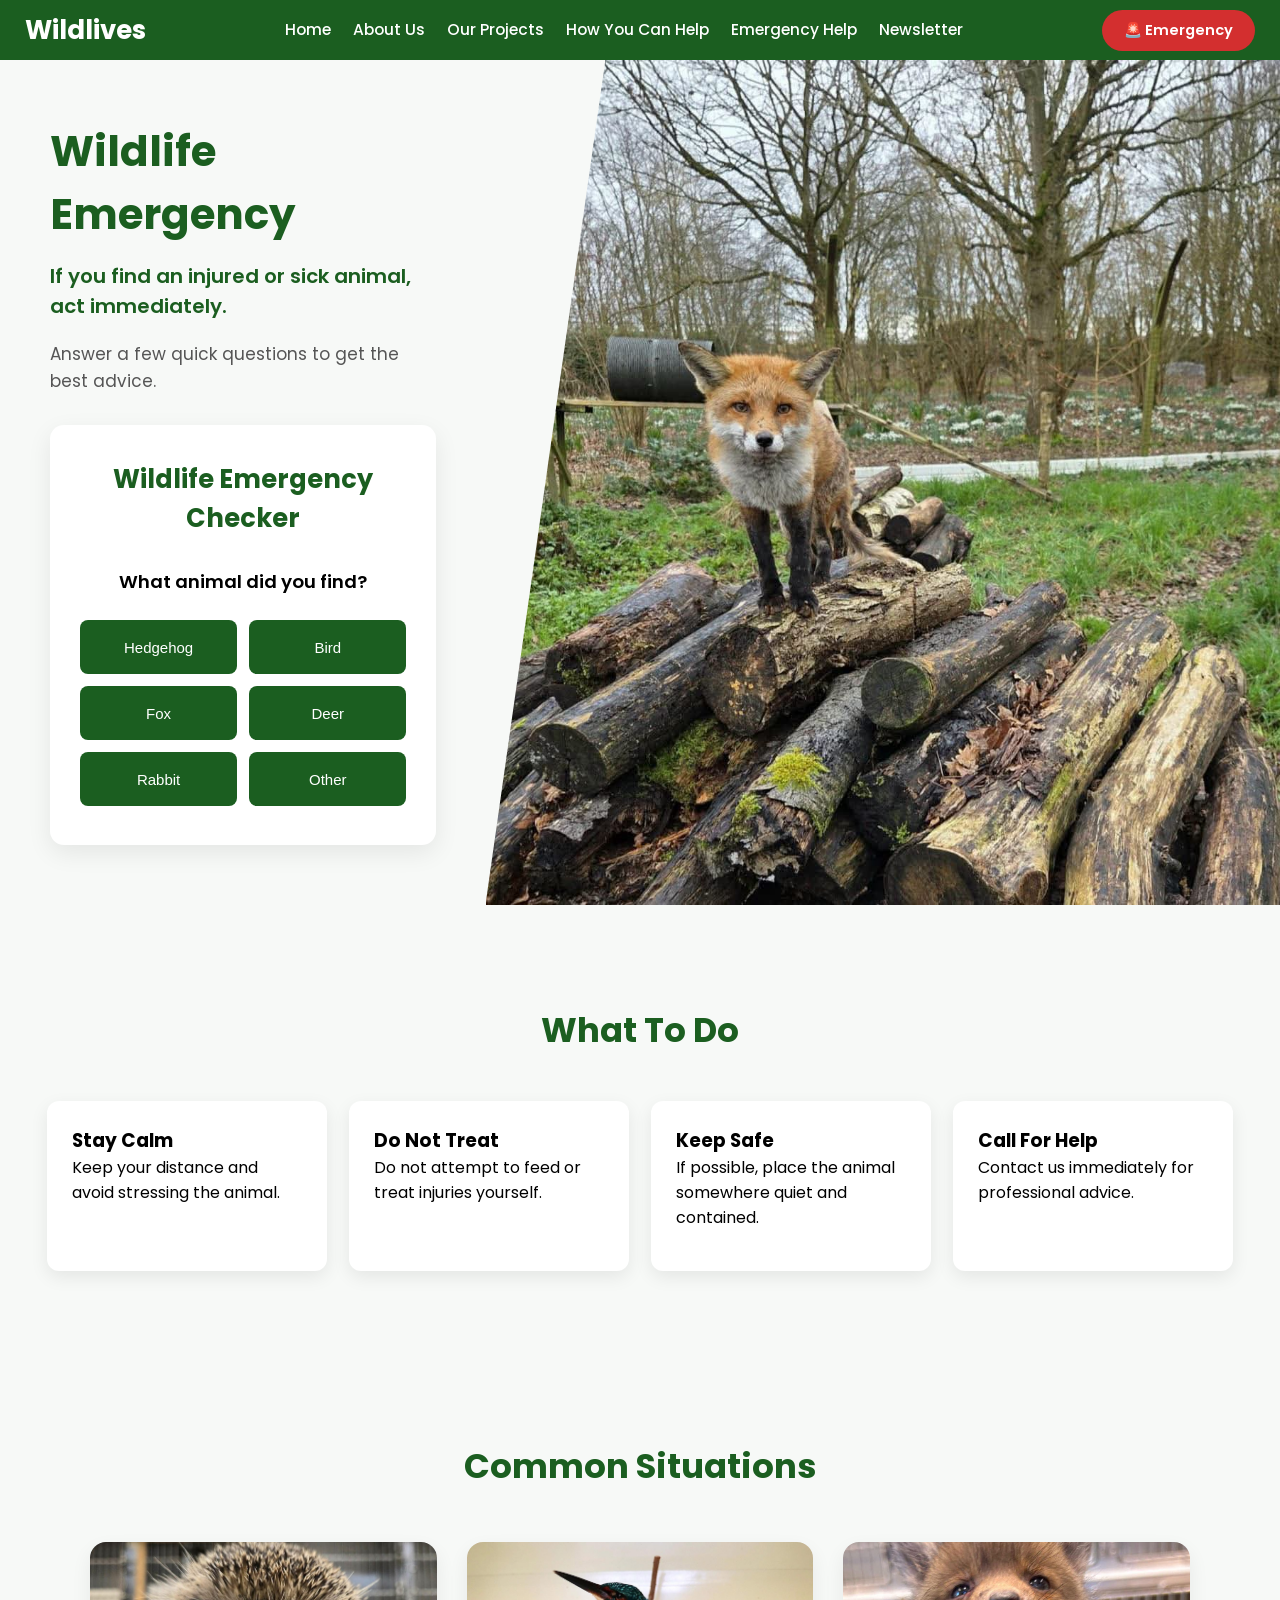
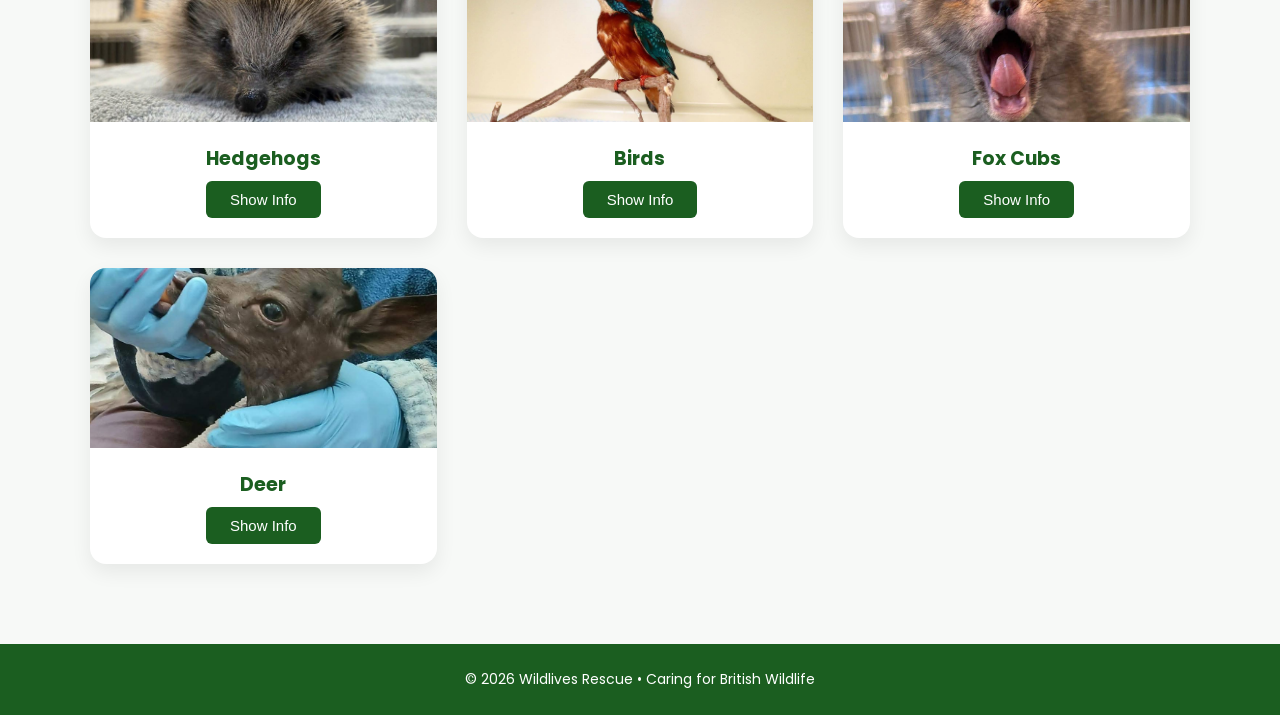
<file: Emergency/emergency.html>
<!DOCTYPE html>
<html lang="en">
<head>
    <meta charset="UTF-8">
    <meta name="viewport" content="width=device-width, initial-scale=1.0">
    <title>Emergency Wildlife Help | Wildlives Rescue</title>
    
    <link href="https://fonts.googleapis.com/css2?family=Poppins:wght@400;500;600;700&display=swap" rel="stylesheet">
    
    <!-- Main global stylesheet (without header styles) -->
    <link rel="stylesheet" href="../style.css">
    
    <!-- Dedicated header stylesheet -->
    <link rel="stylesheet" href="../header.css">
    
    <!-- Emergency page specific styles -->
    <link rel="stylesheet" href="emergency.css">
</head>
<body>

    <!-- Clean Header using header.css -->
    <header>
        <div class="header-container">
            <a href="../index.html" class="logo-text">Wildlives</a>
            
            <nav class="main-nav">
                <a href="../index.html">Home</a>
                <a href="../about/about.html">About Us</a>
                <a href="../projects.html">Our Projects</a>
                <a href="../help.html">How You Can Help</a>
                <a href="emergency.html">Emergency Help</a>
                <a href="../newsletter/newsletter.html">Newsletter</a>
            </nav>

            <a href="emergency.html" class="emergency-btn">🚨 Emergency</a>
        </div>
    </header>

    <!-- Rest of your emergency page remains the same -->
    <!-- HERO -->
    <section class="emergency-hero">
        <div class="hero-left">
            <h1>Wildlife Emergency</h1>
            <p class="sub">If you find an injured or sick animal, act immediately.</p>
            <p class="info">Answer a few quick questions to get the best advice.</p>

            <!-- QUIZ -->
            <div class="quiz-box">
                <h3>Wildlife Emergency Checker</h3>

                <div class="step active" id="step1">
                    <p>What animal did you find?</p>
                    <div class="animal-buttons">
                        <button onclick="selectAnimal('hedgehog')">Hedgehog</button>
                        <button onclick="selectAnimal('bird')">Bird</button>
                        <button onclick="selectAnimal('fox')">Fox</button>
                        <button onclick="selectAnimal('deer')">Deer</button>
                        <button onclick="selectAnimal('rabbit')">Rabbit</button>
                        <button onclick="selectAnimal('other')">Other</button>
                    </div>
                </div>

                <div class="step" id="step2">
                    <p>What is the animal's condition?</p>
                    <div class="animal-buttons">
                        <button onclick="setCondition('injured')">Injured or bleeding</button>
                        <button onclick="setCondition('attacked')">Attacked by cat/dog</button>
                        <button onclick="setCondition('trapped')">Trapped or tangled</button>
                        <button onclick="setCondition('flies')">Covered in flies/maggots</button>
                        <button onclick="setCondition('collapsed')">Collapsed or cold</button>
                        <button onclick="setCondition('normal')">Looks okay / active</button>
                    </div>
                </div>

                <div class="step" id="stepBaby">
                    <p>Is this a baby animal?</p>
                    <div class="animal-buttons">
                        <button onclick="setBaby(true)">Yes</button>
                        <button onclick="setBaby(false)">No</button>
                    </div>
                </div>

                <div id="result" class="result-container"></div>
            </div>
        </div>

        <div class="hero-right">
            <div class="hero-slideshow">
                <img src="../images/IMG_5915.jpg" class="active" alt="Wildlife">
                <img src="../images/IMG_5914.jpg" alt="Wildlife">
                <img src="../images/IMG_5924.jpg" alt="Wildlife">
                <img src="../images/IMG_5926.jpg" alt="Wildlife">
            </div>
        </div>
    </section>

    <!-- WHAT TO DO -->
    <section class="quick-steps">
        <h2>What To Do</h2>
        <div class="grid">
            <div class="card"><h3>Stay Calm</h3><p>Keep your distance and avoid stressing the animal.</p></div>
            <div class="card"><h3>Do Not Treat</h3><p>Do not attempt to feed or treat injuries yourself.</p></div>
            <div class="card"><h3>Keep Safe</h3><p>If possible, place the animal somewhere quiet and contained.</p></div>
            <div class="card"><h3>Call For Help</h3><p>Contact us immediately for professional advice.</p></div>
        </div>
    </section>

    <!-- COMMON SITUATIONS -->
    <section class="animal-help">
        <h2>Common Situations</h2>
        <div class="animal-grid">
            <div class="animal-card" data-animal="hedgehog">
                <img src="../images/IMG_5933.jpg" alt="Hedgehog">
                <h3>Hedgehogs</h3>
                <button onclick="showAnimalInfo('hedgehog')">Show Info</button>
            </div>
            <div class="animal-card" data-animal="birds">
                <img src="../images/IMG_5928.jpg" alt="Bird">
                <h3>Birds</h3>
                <button onclick="showAnimalInfo('birds')">Show Info</button>
            </div>
            <div class="animal-card" data-animal="fox">
                <img src="../images/baby fox (3).jpg" alt="Fox">
                <h3>Fox Cubs</h3>
                <button onclick="showAnimalInfo('fox')">Show Info</button>
            </div>
            <div class="animal-card" data-animal="deer">
                <img src="../images/baby fawn (1).jpg" alt="Deer">
                <h3>Deer</h3>
                <button onclick="showAnimalInfo('deer')">Show Info</button>
            </div>
        </div>

        <div class="animal-info" id="animalInfo">
            <div class="info-content" id="infoContent"></div>
        </div>
    </section>

    <footer>
        <p>© 2026 Wildlives Rescue • Caring for British Wildlife</p>
    </footer>

<script>
    // Your existing script remains unchanged
    let animal = "", condition = "", isBaby = null;

    function hideAllSteps() {
        document.querySelectorAll('.step').forEach(step => {
            step.style.opacity = "0";
            setTimeout(() => {
                step.classList.remove('active');
            }, 400);
        });
    }

    function selectAnimal(type) {
        animal = type;
        hideAllSteps();
        const nextStep = document.getElementById('step2');
        setTimeout(() => {
            nextStep.classList.add('active');
            nextStep.style.opacity = "1";
        }, 400);
    }

    function setCondition(type) {
        condition = type;
        hideAllSteps();

        if (["injured", "attacked", "trapped", "flies", "collapsed"].includes(type)) {
            setTimeout(showResult, 400);
        } else {
            const babyStep = document.getElementById('stepBaby');
            setTimeout(() => {
                babyStep.classList.add('active');
                babyStep.style.opacity = "1";
            }, 400);
        }
    }

    function setBaby(value) {
        isBaby = value;
        hideAllSteps();
        setTimeout(showResult, 400);
    }

    function showResult() {
        hideAllSteps();
        
        const resultDiv = document.getElementById("result");
        let html = "";

        if (["injured","attacked","trapped","flies","collapsed"].includes(condition)) {
            html = `
                <div class="result-box result-urgent">
                    <span class="icon">🚨</span>
                    <h3>Urgent - Call Now</h3>
                    <p>This animal needs professional help immediately.</p>
                    <p class="big-number">07802 767016</p>
                </div>`;
        } 
        else if (isBaby === true) {
            html = `
                <div class="result-box result-warning">
                    <span class="icon">👶</span>
                    <h3>Baby Animal</h3>
                    <p>The mother is likely nearby. Observe from a distance for 1 hour.</p>
                </div>`;
        } 
        else if (animal === "hedgehog") {
            html = `
                <div class="result-box result-warning">
                    <span class="icon">🦔</span>
                    <h3>Hedgehog Needs Help</h3>
                    <p>Hedgehogs active in daylight are usually in trouble.</p>
                </div>`;
        } 
        else if (animal === "bird") {
            html = `
                <div class="result-box result-safe">
                    <span class="icon">🐦</span>
                    <h3>Likely Normal</h3>
                    <p>This may be a fledgling learning to fly.</p>
                </div>`;
        } 
        else {
            html = `
                <div class="result-box result-safe">
                    <span class="icon">✅</span>
                    <h3>Situation Looks Normal</h3>
                    <p>Keep an eye on it for a while.</p>
                </div>`;
        }

        resultDiv.innerHTML = html;
        resultDiv.style.display = "flex";
        resultDiv.style.opacity = "0";
        
        setTimeout(() => {
            resultDiv.style.transition = "opacity 0.5s ease";
            resultDiv.style.opacity = "1";
        }, 400);
    }

    const animalData = {
        hedgehog: `<h3>Hedgehogs</h3><p>Daytime activity usually means they need help.</p>`,
        birds: `<h3>Birds</h3><p>Fledglings are often learning to fly.</p>`,
        fox: `<h3>Fox Cubs</h3><p>Mother may still be nearby.</p>`,
        deer: `<h3>Deer</h3><p>Fawns are often left alone safely.</p>`
    };

    function showAnimalInfo(type) {
        document.getElementById("infoContent").innerHTML = animalData[type] || "<p>More information coming soon.</p>";
        document.getElementById("animalInfo").style.display = "block";
    }
</script>

</body>
</html>
</file>
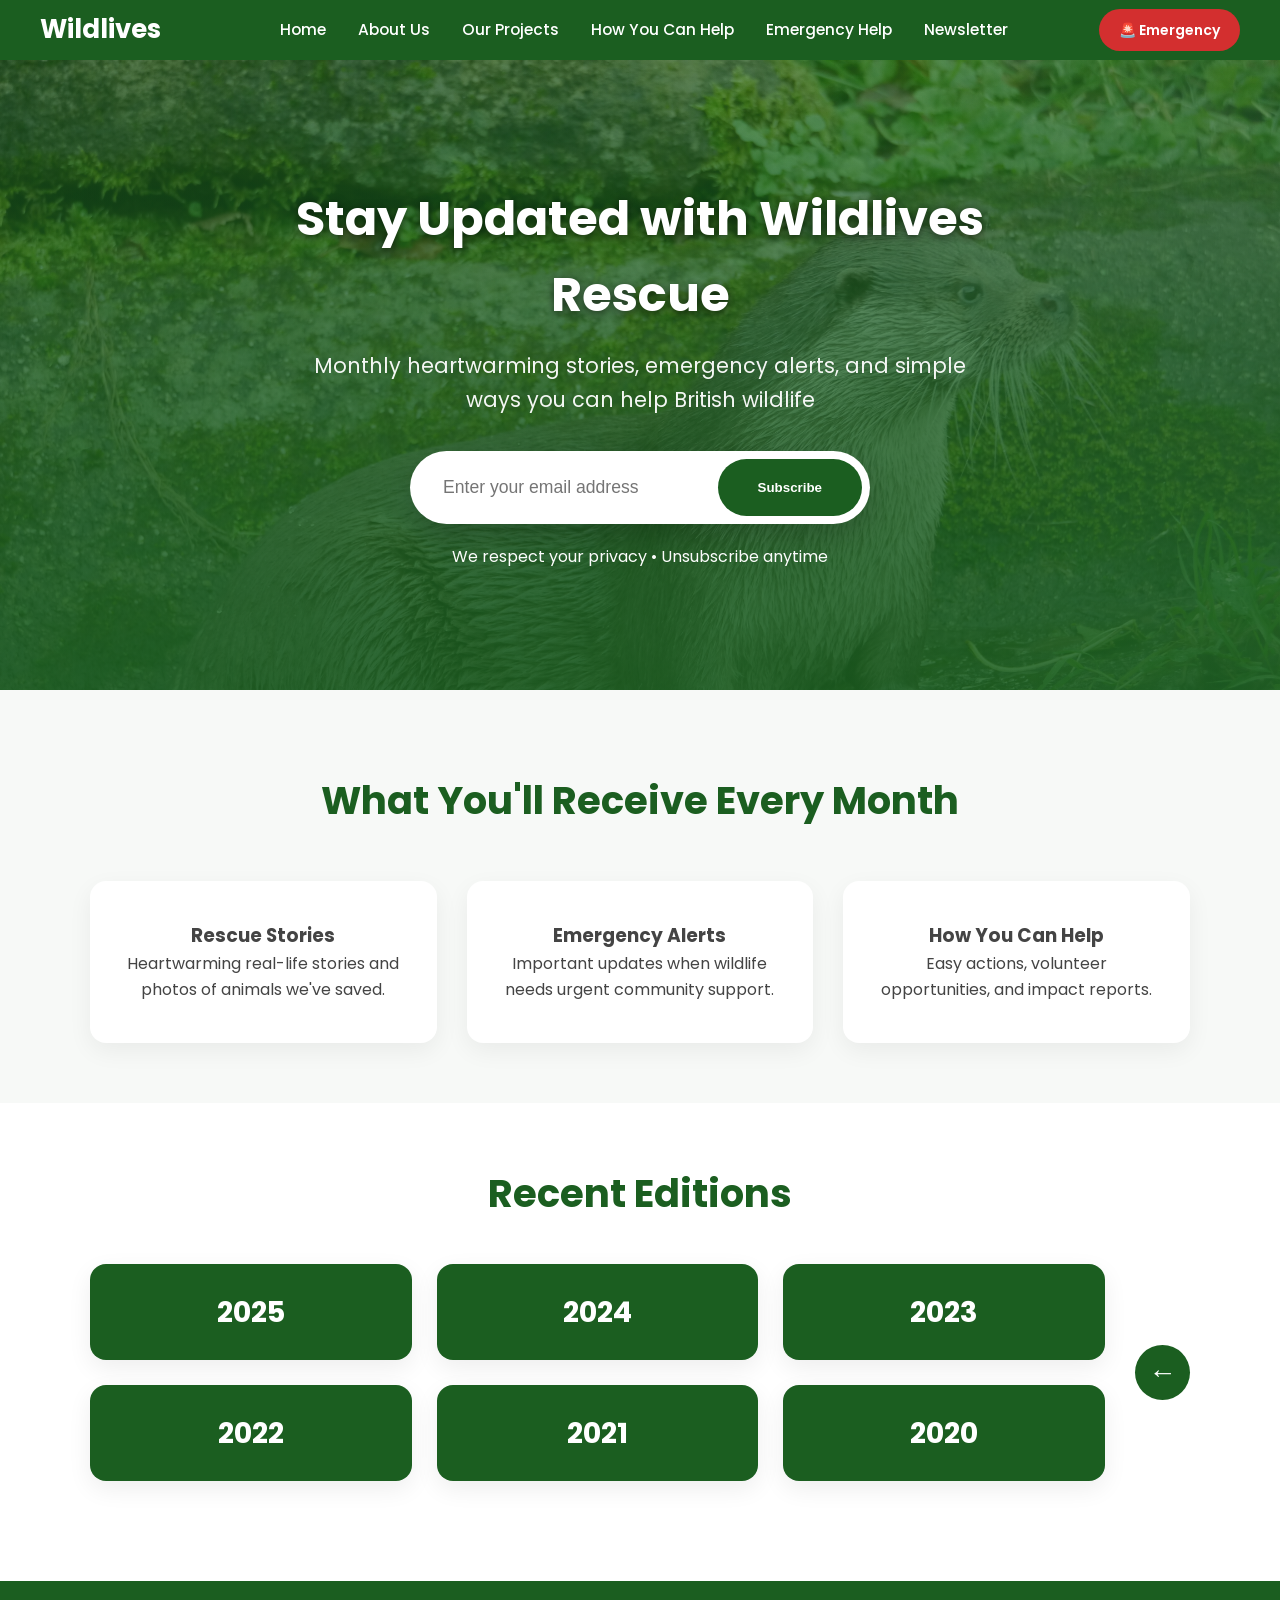
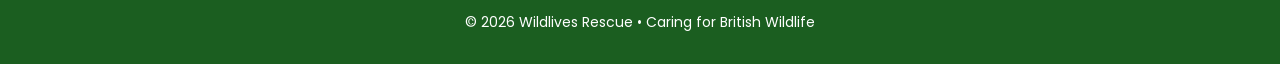
<file: newsletter/newsletter.html>
<!DOCTYPE html>
<html lang="en">
<head>
    <meta charset="UTF-8">
    <meta name="viewport" content="width=device-width, initial-scale=1.0">
    <title>Newsletter | Wildlives Rescue</title>
    <link href="https://fonts.googleapis.com/css2?family=Poppins:wght@400;600;700&display=swap" rel="stylesheet">
    <link rel="stylesheet" href="newsletter.css">
</head>
<body>

<!-- HEADER -->
<header>
    <div class="header-container">
        <a href="../index.html" class="logo-text">Wildlives</a>
        
        <nav class="main-nav">
            <a href="../index.html">Home</a>
            <a href="../about/about.html">About Us</a>
            <a href="../projects.html">Our Projects</a>
            <a href="../help.html">How You Can Help</a>
            <a href="emergency.html">Emergency Help</a>
            <a href="../newsletter/newsletter.html">Newsletter</a>
        </nav>

        <a href="emergency.html" class="emergency-btn">🚨 Emergency</a>
    </div>
</header>

<!-- HERO -->
<section class="newsletter-hero">
    <div class="hero-content">
        <h1>Stay Updated with Wildlives Rescue</h1>
        <p class="subtitle">Monthly heartwarming stories, emergency alerts, and simple ways you can help British wildlife</p>
        
        <form id="newsletterForm" action="https://formspree.io/f/mvzvlobr" method="POST">
            <div class="signup-form">
                <input type="email" name="email" id="email" placeholder="Enter your email address" required>
                <button type="submit" id="subscribeBtn">Subscribe</button>
            </div>
        </form>
        
        <p class="privacy">We respect your privacy • Unsubscribe anytime</p>
    </div>
</section>

<!-- BENEFITS -->
<section class="benefits">
    <h2>What You'll Receive Every Month</h2>
    <div class="benefits-grid">
        <div class="benefit-card"><h3>Rescue Stories</h3><p>Heartwarming real-life stories and photos of animals we've saved.</p></div>
        <div class="benefit-card"><h3>Emergency Alerts</h3><p>Important updates when wildlife needs urgent community support.</p></div>
        <div class="benefit-card"><h3>How You Can Help</h3><p>Easy actions, volunteer opportunities, and impact reports.</p></div>
    </div>
</section>

<!-- RECENT EDITIONS -->
<section class="past-issues">
    <h2>Recent Editions</h2>
    
    <div class="years-navigation">
        <div class="years-grid" id="yearsGrid"></div>
        <button class="nav-arrow" id="pastArrow" onclick="goToOlder()">←</button>
    </div>
</section>

<footer>
    <p>© 2026 Wildlives Rescue • Caring for British Wildlife</p>
</footer>

<script src="newsletter.js"></script>

</body>
</html>
</file>
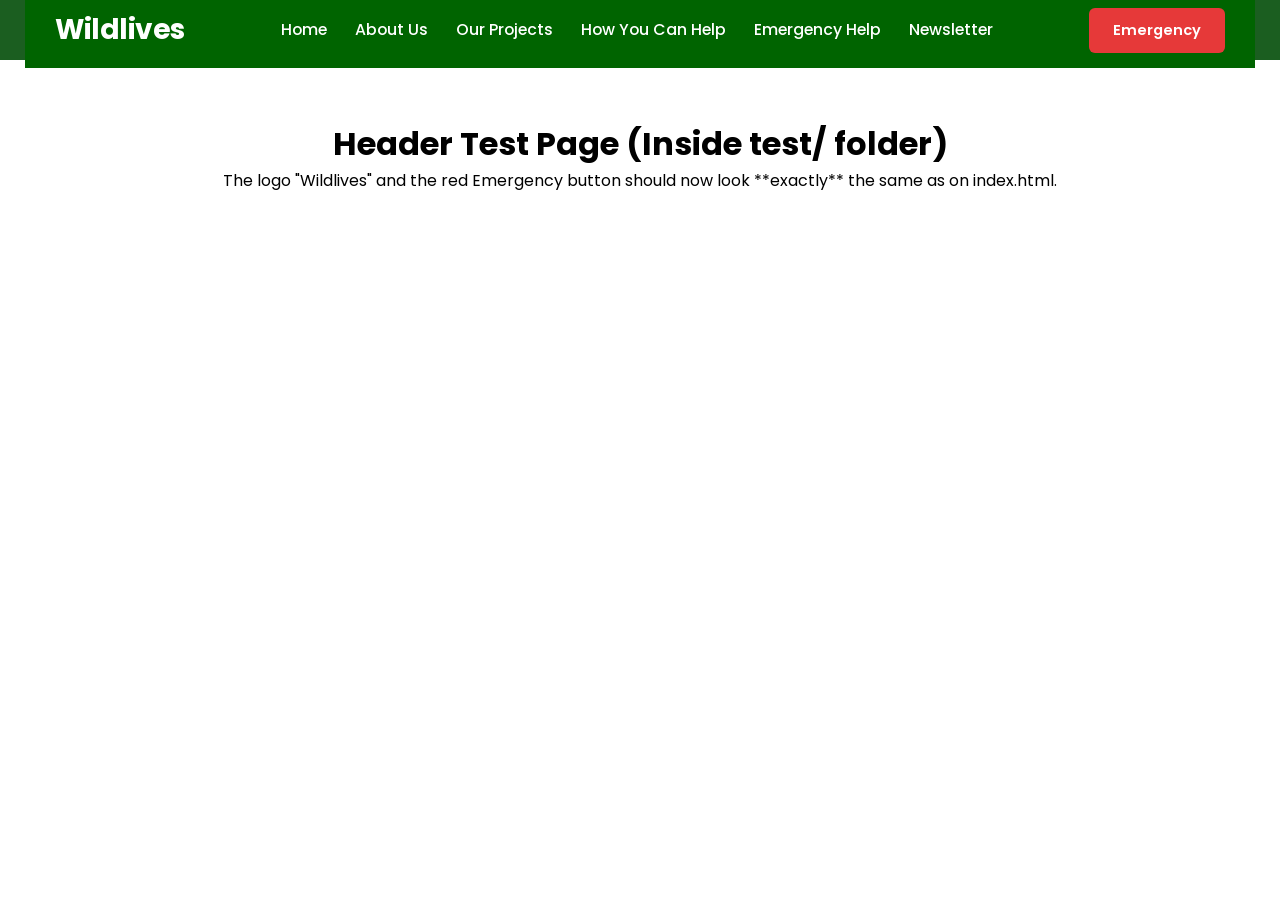
<file: test/test.html>
<!DOCTYPE html>
<html lang="en">
<head>
    <meta charset="UTF-8">
    <meta name="viewport" content="width=device-width, initial-scale=1.0">
    <title>Wildlives Test - Fixed Header</title>
    
    <link href="https://fonts.googleapis.com/css2?family=Poppins:wght@400;600;700&display=swap" rel="stylesheet">
    
    <!-- Important: Load header.css AFTER style.css -->
    <link rel="stylesheet" href="../style.css">
    <link rel="stylesheet" href="../header.css">
    <link rel="stylesheet" href="test.css">
</head>
<body>

    <!-- Fixed Unified Header -->
    <header>
        <div class="header-container">
            <a href="../index.html" class="logo-text">Wildlives</a>
            
            <nav class="main-nav">
                <a href="../index.html">Home</a>
                <a href="../about/about.html">About Us</a>
                <a href="../projects.html">Our Projects</a>
                <a href="../help.html">How You Can Help</a>
                <a href="../Emergency/emergency.html">Emergency Help</a>
                <a href="../newsletter/newsletter.html">Newsletter</a>
            </nav>

            <a href="../Emergency/emergency.html" class="emergency-btn">Emergency</a>
        </div>
    </header>

    <main style="padding: 60px 20px; text-align: center;">
        <h1>Header Test Page (Inside test/ folder)</h1>
        <p>The logo "Wildlives" and the red Emergency button should now look **exactly** the same as on index.html.</p>
    </main>

</body>
</html>
</file>
<file: style.css>
/* ====================== STYLE.CSS - Global Styles (No Header) ====================== */
/* HEADER STYLES HAVE BEEN MOVED TO header.css */

* {
    margin: 0;
    padding: 0;
    box-sizing: border-box;
}

body {
    font-family: 'Poppins', sans-serif;
}

/* ====================== HERO ====================== */
.hero {
    position: relative;
    height: 65vh;
    overflow: hidden;
}

.slideshow img {
    position: absolute;
    inset: 0;
    width: 100%;
    height: 100%;
    object-fit: cover;
    opacity: 0;
    transition: opacity 1.2s ease;
}

.slideshow img.active {
    opacity: 1;
}

.hero::after {
    content: "";
    position: absolute;
    inset: 0;
    background: rgba(0, 0, 0, 0.45);
}

.hero-content {
    position: absolute;
    top: 50%;
    left: 50%;
    transform: translate(-50%, -50%);
    text-align: center;
    color: white;
    z-index: 2;
    width: 90%;
    max-width: 700px;
}

.hero-content h2 {
    font-size: 3rem;
    margin-bottom: 15px;
}

.hero-content p {
    font-size: 1.25rem;
    margin-bottom: 30px;
}

.donate-btn {
    background: #2E7D32;
    color: white;
    padding: 14px 32px;
    border-radius: 50px;
    font-size: 1.1rem;
    font-weight: 600;
    text-decoration: none;
    display: inline-block;
    transition: all 0.4s;
}

.donate-btn:hover {
    background: #1B5E20;
    transform: translateY(-3px);
}

/* ====================== ABOUT SECTION ====================== */
.about {
    background: #f8fbf8;
    padding: 80px 20px;
}

.about h2 {
    color: #1B5E20;
    text-align: center;
    margin-bottom: 60px;
    font-size: 2.4rem;
}

.about-cards {
    display: flex;
    gap: 30px;
    justify-content: center;
    flex-wrap: wrap;
    max-width: 1200px;
    margin: 0 auto;
}

.card {
    width: 320px;
    background: white;
    border-radius: 16px;
    overflow: hidden;
    box-shadow: 0 8px 25px rgba(0,0,0,0.08);
    transition: all 0.4s ease;
    text-decoration: none;
    color: inherit;
}

.card:hover {
    transform: translateY(-12px);
    box-shadow: 0 15px 35px rgba(0,0,0,0.12);
}

.card-image {
    height: 220px;
    overflow: hidden;
}

.card-image img {
    width: 100%;
    height: 100%;
    object-fit: cover;
    transition: transform 0.5s ease;
}

.card:hover .card-image img {
    transform: scale(1.08);
}

.card-content {
    padding: 25px;
}

.card-content h3 {
    color: #1B5E20;
    margin-bottom: 12px;
    font-size: 1.35rem;
}

.card-content p {
    color: #555;
    font-size: 15px;
    line-height: 1.6;
}

/* ====================== EMERGENCY SECTION ====================== */
.emergency {
    position: relative;
    min-height: 70vh;
    display: flex;
    align-items: center;
    justify-content: center;
    text-align: center;
    color: white;
    background: url('images/injured-sick-hedgehog-blog_b2198dd6-5ee8-4c2c-88a8-2e8c9e3ca7eb.jpg') center/cover no-repeat;
    overflow: hidden;
}

.emergency::before {
    content: "";
    position: absolute;
    inset: 0;
    background: rgba(180, 20, 20, 0.78);
}

.emergency-content {
    position: relative;
    z-index: 2;
    max-width: 700px;
    padding: 20px;
}

.emergency h2 {
    font-size: 2.8rem;
    margin-bottom: 20px;
}

.emergency-sub {
    font-size: 1.25rem;
    margin-bottom: 15px;
    opacity: 0.95;
}

.emergency-number {
    font-size: 2.2rem;
    font-weight: 700;
    margin: 15px 0;
}

.emergency-time {
    font-size: 1.1rem;
    margin-bottom: 30px;
    opacity: 0.9;
}

.emergency-cta {
    display: inline-block;
    padding: 14px 28px;
    background: white;
    color: #b71c1c;
    border-radius: 50px;
    font-weight: 600;
    text-decoration: none;
    transition: 0.3s;
}

.emergency-cta:hover {
    background: #f5f5f5;
    transform: translateY(-2px);
}

/* ====================== FOOTER ====================== */
footer {
    background: #1B5E20;
    color: white;
    text-align: center;
    padding: 25px;
    font-size: 14px;
}
</file>
<file: header.css>
/* ====================== HEADER.CSS - FINAL LOCKED VERSION ====================== */

header {
    height: 60px;
    background: #1B5E20;
    display: flex;
    align-items: center;
    padding: 0 25px;
    position: sticky;
    top: 0;
    z-index: 1000;
}

.header-container {
    display: flex;
    align-items: center;
    justify-content: space-between;
    width: 100%;
    max-width: 1350px;
    margin: 0 auto;
}

/* Locked Logo */
.logo-text {
    color: white !important;
    font-size: 26px !important;
    font-weight: 700 !important;
    text-decoration: none;
    flex-shrink: 0;
    line-height: 1;
    white-space: nowrap;
}

/* Tight Nav */
.main-nav {
    display: flex;
    align-items: center;
    gap: 22px;
}

.main-nav a {
    color: white;
    text-decoration: none;
    font-size: 15.8px;
    font-weight: 500;
    white-space: nowrap;
    line-height: 1;
    padding: 3px 0;
}

.main-nav a:hover {
    color: #a5d6a7;
}

/* LOCKED EMERGENCY BUTTON */
.emergency-btn {
    background: #d32f2f !important;
    color: white !important;
    padding: 10px 22px !important;     /* Consistent padding */
    border-radius: 50px;
    font-size: 14.5px !important;       /* Locked font size */
    font-weight: 600;
    text-decoration: none;
    display: flex;
    align-items: center;
    gap: 6px;
    transition: all 0.3s ease;
    flex-shrink: 0;
    white-space: nowrap;
}

.emergency-btn:hover {
    background: #b71c1c;
    transform: scale(1.05);
}
</file>
<file: Emergency/emergency.css>
/* ====================== RESET ====================== */
* {
    margin: 0;
    padding: 0;
    box-sizing: border-box;
}

body {
    font-family: 'Poppins', sans-serif;
}
/* HEADER - Matched to About page but keeping Emergency button */
header {
    height: 60px;
    background: #1B5E20;
    display: flex;
    align-items: center;
    padding: 0 25px;
    position: sticky;
    top: 0;
    z-index: 1000;
}

.header-container {
    display: flex;
    align-items: center;
    justify-content: space-between;
    width: 100%;
    max-width: 1350px;
    margin: 0 auto;
}

.logo-text {
    color: white;
    font-size: 26px;
    font-weight: 700;
    text-decoration: none;
}

.main-nav {
    display: flex;
    align-items: center;
    gap: 26px;
}

.main-nav a {
    color: white;
    text-decoration: none;
    font-size: 15.5px;
    font-weight: 500;
    white-space: nowrap;
}

.main-nav a:hover {
    color: #a5d6a7;
}

.emergency-btn {
    background: #d32f2f;
    color: white;
    padding: 10px 20px;
    border-radius: 50px;
    font-size: 14px;
    font-weight: 600;
    text-decoration: none;
    transition: all 0.3s;
}

.emergency-btn:hover {
    background: #b71c1c;
    transform: scale(1.05);
}
/* HEADER - Fixed to handle more navigation links */
header {
    height: 60px;
    background: #1B5E20;
    display: flex;
    align-items: center;
    padding: 0 25px;
    position: sticky;
    top: 0;
    z-index: 1000;
}

.header-container {
    display: flex;
    align-items: center;
    justify-content: space-between;
    width: 100%;
    max-width: 1300px;           /* Slightly wider container */
    margin: 0 auto;
}

.logo-text {
    color: white;
    font-size: 26px;
    font-weight: 700;
    text-decoration: none;
    flex-shrink: 0;
}

.main-nav {
    display: flex;
    align-items: center;
    gap: 22px;                   /* Better spacing between links */
    flex-wrap: nowrap;
}

.main-nav a {
    color: white;
    text-decoration: none;
    font-size: 15.5px;
    font-weight: 500;
    white-space: nowrap;
}

.main-nav a:hover {
    color: #a5d6a7;
}

.emergency-btn {
    background: #d32f2f;
    color: white;
    padding: 10px 20px;
    border-radius: 50px;
    font-size: 14px;
    font-weight: 600;
    text-decoration: none;
    flex-shrink: 0;
    transition: all 0.3s;
}

.emergency-btn:hover {
    background: #b71c1c;
    transform: scale(1.05);
}

/* Rest of your existing emergency styles (quiz, hero, cards, etc.) stay the same */

/* HERO */
.emergency-hero {
    display: flex;
    min-height: 550px;
}

.hero-left {
    width: 38%;
    background: #f7f9f7;
    padding: 60px 50px;
    display: flex;
    flex-direction: column;
    justify-content: center;
}

.hero-left h1 {
    font-size: 42px;
    margin-bottom: 15px;
    color: #1B5E20;
}

.hero-left .sub {
    font-size: 20px;
    margin-bottom: 20px;
    color: #1B5E20;
    font-weight: 600;
}

.hero-left .info {
    font-size: 17px;
    color: #555;
    line-height: 1.6;
}

.hero-right {
    width: 62%;
    position: relative;
    overflow: hidden;
}

.hero-right::before {
    content: "";
    position: absolute;
    top: 0;
    left: -1px;
    width: 120px;
    height: 100%;
    background: #f7f9f7;
    clip-path: polygon(100% 0, 0 100%, 0 0);
    z-index: 2;
}

.hero-slideshow img {
    position: absolute;
    top: 0;
    left: 0;
    width: 100%;
    height: 100%;
    object-fit: cover;
    opacity: 0;
    transition: opacity 1s ease-in-out;
}

.hero-slideshow img.active {
    opacity: 1;
}

/* QUIZ - STABLE HEIGHT */
.quiz-box {
    margin-top: 30px;
    background: white;
    padding: 35px 30px;
    border-radius: 14px;
    box-shadow: 0 8px 25px rgba(0,0,0,0.08);
    min-height: 420px;
    display: flex;
    flex-direction: column;
}

.quiz-box h3 {
    text-align: center;
    margin-bottom: 30px;
    color: #1B5E20;
    font-size: 1.6rem;
}

.step, #result {
    flex: 1;
    display: none;
    flex-direction: column;
    opacity: 0;
    transition: opacity 0.6s ease;
}

.step.active, #result {
    display: flex;
    opacity: 1;
}

.step p {
    font-weight: 600;
    margin-bottom: 25px;
    text-align: center;
    font-size: 1.15rem;
}

.animal-buttons {
    display: grid;
    grid-template-columns: 1fr 1fr;
    gap: 12px;
    margin-top: auto;
}

.animal-buttons button {
    background: #1B5E20;
    color: white;
    border: none;
    padding: 14px 12px;
    border-radius: 8px;
    cursor: pointer;
    min-height: 54px;
    font-size: 15px;
    transition: 0.3s;
}

.animal-buttons button:hover {
    background: #2e7d32;
}

/* RESULT - URGENT BOX MUCH SMALLER */
#result {
    justify-content: center;
    align-items: center;
    text-align: center;
}

.result-box {
    text-align: center;
    padding: 25px 20px;
    border-radius: 16px;
    width: 100%;
    max-width: 420px;
    min-height: 160px;
    display: flex;
    flex-direction: column;
    justify-content: center;
    align-items: center;
    box-shadow: 0 8px 25px rgba(0,0,0,0.1);
}

.result-urgent { 
    background: #ffebee; 
    border: 3px solid #c62828; 
    min-height: 145px;     /* Much smaller urgent box */
}

.result-warning { background: #fff8e1; border: 3px solid #f9a825; }
.result-safe { background: #e8f5e9; border: 3px solid #2e7d32; }

.result-box .icon {
    font-size: 2.8rem;
    margin-bottom: 10px;
}

.result-box h3 {
    margin-bottom: 10px;
    font-size: 1.55rem;
}

.result-box p {
    margin-bottom: 8px;
    font-size: 1.02rem;
}

.big-number {
    font-size: 1.8rem;
    font-weight: 700;
    color: #1B5E20;
    margin: 10px 0;
}

/* WHAT TO DO */
.quick-steps {
    padding: 100px 20px 90px;
    background: #f7f9f7;
    text-align: center;
}

.quick-steps h2 {
    color: #1B5E20;
    margin-bottom: 45px;
    font-size: 34px;
}

.quick-steps .grid {
    display: flex;
    flex-wrap: wrap;
    gap: 22px;
    justify-content: center;
}

.card {
    width: 100%;
    max-width: 280px;
    background: white;
    padding: 25px;
    border-radius: 12px;
    box-shadow: 0 6px 18px rgba(0,0,0,0.08);
    min-height: 170px;
    text-align: left;
}

/* COMMON SITUATIONS */
.animal-help {
    padding: 80px 20px;
    background: #f7f9f7;
    text-align: center;
}

.animal-help h2 {
    color: #1B5E20;
    margin-bottom: 50px;
    font-size: 34px;
}

.animal-grid {
    display: grid;
    grid-template-columns: repeat(auto-fit, minmax(260px, 1fr));
    gap: 30px;
    max-width: 1100px;
    margin: auto;
}

.animal-card {
    background: white;
    border-radius: 16px;
    overflow: hidden;
    box-shadow: 0 8px 20px rgba(0,0,0,0.07);
    transition: 0.3s;
}

.animal-card:hover {
    transform: translateY(-6px);
}

.animal-card img {
    width: 100%;
    height: 180px;
    object-fit: cover;
}

.animal-card h3 {
    text-align: center;
    padding: 15px 10px 8px;
    margin: 0;
    color: #1B5E20;
    font-size: 19px;
}

.animal-card button {
    display: block;
    margin: 0 auto 20px;
    background: #1B5E20;
    color: white;
    border: none;
    padding: 10px 24px;
    border-radius: 6px;
    cursor: pointer;
    font-size: 15px;
}

.animal-info {
    max-width: 1100px;
    margin: 50px auto 0;
    background: white;
    padding: 30px;
    border-radius: 16px;
    box-shadow: 0 10px 30px rgba(0,0,0,0.1);
    display: none;
    text-align: left;
}

/* MOBILE */
@media (max-width: 768px) {
    .emergency-hero { flex-direction: column; }
    .hero-left { width: 100%; padding: 40px 20px; }
    .hero-right { width: 100%; height: 300px; }
    .hero-right::before { display: none; }
    .animal-buttons { grid-template-columns: 1fr; }
    .quiz-box { min-height: 420px; }
}
</file>
<file: newsletter/newsletter.css>
/* ====================== RESET ====================== */
* {
    margin: 0;
    padding: 0;
    box-sizing: border-box;
}

body {
    font-family: 'Poppins', sans-serif;
    color: #444;
    background: #fff;
    line-height: 1.6;
}

/* ====================== HEADER - Same as Home Page ====================== */
header {
    height: 60px;
    padding: 0 25px;
    display: flex;
    align-items: center;
    justify-content: space-between;
    background: #1B5E20;
}

.header-container {
    display: flex;
    align-items: center;
    justify-content: space-between;
    width: 100%;
    max-width: 1200px;
    margin: 0 auto;
}

.logo-text {
    color: white;
    font-size: 26px;
    font-weight: 700;
    text-decoration: none;
}

.main-nav a {
    color: white;
    text-decoration: none;
    font-size: 15.5px;
    font-weight: 500;
    margin-left: 28px;
}

.main-nav a:hover {
    color: #a5d6a7;
}

.emergency-btn {
    background: #d32f2f;
    color: white;
    padding: 10px 20px;
    border-radius: 50px;
    font-size: 14px;
    font-weight: 600;
    text-decoration: none;
    transition: all 0.3s;
}

.emergency-btn:hover {
    background: #b71c1c;
    transform: scale(1.05);
}

/* ====================== HERO ====================== */
.newsletter-hero {
    height: 70vh;
    min-height: 520px;
    background-image: 
        linear-gradient(to bottom, rgba(27, 94, 32, 0.35), rgba(27, 94, 32, 0.65)),
        url('images/jim-tc-LSyuYWok-unsplash.jpg');
    background-size: cover;
    background-position: center top;   /* More of the top of the image visible */
    display: flex;
    align-items: center;
    justify-content: center;
    text-align: center;
    color: white;
    position: relative;
}

.newsletter-hero::before {
    content: "";
    position: absolute;
    inset: 0;
    background: linear-gradient(to bottom, rgba(27, 94, 32, 0.35), rgba(27, 94, 32, 0.65));
    z-index: 1;
}

/* Hero Content */
.hero-content {
    position: relative;
    z-index: 2;
    width: 90%;
    max-width: 700px;
}

.hero-content h1 {
    font-size: 3rem;
    margin-bottom: 15px;
    text-shadow: 0 2px 10px rgba(0,0,0,0.6);
}

.subtitle {
    font-size: 1.3rem;
    margin-bottom: 35px;
    opacity: 0.95;
}

/* Signup Form */
.signup-form {
    display: flex;
    max-width: 460px;
    margin: 0 auto 20px;
    background: white;
    border-radius: 50px;
    padding: 8px;
    box-shadow: 0 10px 30px rgba(0,0,0,0.2);
    position: relative;
    z-index: 2;
}

.signup-form input {
    flex: 1;
    border: none;
    padding: 18px 25px;
    font-size: 1.1rem;
    border-radius: 50px;
    outline: none;
}

.signup-form button {
    background: #1B5E20;
    color: white;
    border: none;
    padding: 0 40px;
    border-radius: 50px;
    cursor: pointer;
    font-weight: 600;
    transition: 0.3s;
}

.signup-form button:hover {
    background: #2e7d32;
}

/* ====================== BENEFITS ====================== */
.benefits {
    padding: 80px 20px 60px;
    background: #f7f9f7;
    text-align: center;
}

.benefits h2 { 
    color: #1B5E20; 
    margin-bottom: 50px; 
    font-size: 2.4rem; 
}

.benefits-grid {
    display: grid;
    grid-template-columns: repeat(auto-fit, minmax(300px, 1fr));
    gap: 30px;
    max-width: 1100px;
    margin: 0 auto;
}

.benefit-card {
    background: white;
    padding: 40px 30px;
    border-radius: 16px;
    box-shadow: 0 8px 25px rgba(0,0,0,0.06);
    transition: 0.4s;
}

.benefit-card:hover {
    transform: translateY(-10px);
}

/* ====================== RECENT EDITIONS ====================== */
.past-issues {
    padding: 60px 20px 100px;
    text-align: center;
    background: #fff;
}

.past-issues h2 {
    color: #1B5E20;
    margin-bottom: 40px;
    font-size: 2.4rem;
}

.years-navigation {
    display: flex;
    align-items: center;
    justify-content: center;
    gap: 30px;
    max-width: 1100px;
    margin: 0 auto;
}

.years-grid {
    display: grid;
    grid-template-columns: repeat(3, 1fr);
    gap: 25px;
    flex: 1;
}

.nav-arrow {
    background: #1B5E20;
    color: white;
    border: none;
    width: 55px;
    height: 55px;
    border-radius: 50%;
    font-size: 28px;
    cursor: pointer;
    display: none;               /* Hidden by default */
    align-items: center;
    justify-content: center;
    transition: all 0.3s ease;
}

.nav-arrow:hover {
    background: #2e7d32;
    transform: scale(1.1);
}

.year-card {
    background: white;
    border-radius: 16px;
    box-shadow: 0 8px 25px rgba(0,0,0,0.07);
    overflow: hidden;
    cursor: pointer;
    transition: all 0.3s ease;
}

.year-card:hover {
    box-shadow: 0 15px 40px rgba(0,0,0,0.12);
    transform: translateY(-8px);
}

.year-card h3 {
    padding: 25px;
    background: #1B5E20;
    color: white;
    margin: 0;
    font-size: 1.8rem;
}

.months {
    max-height: 0;
    overflow: hidden;
    transition: max-height 0.5s ease;
    background: #f9f9f9;
}

.months a {
    display: block;
    padding: 14px 25px;
    color: #1B5E20;
    text-decoration: none;
    border-bottom: 1px solid #eee;
}

.months a:hover {
    background: #e8f5e9;
    padding-left: 40px;
}

.months a:last-child {
    border-bottom: none;
}

/* ====================== FOOTER ====================== */
footer {
    background: #1B5E20;
    color: white;
    text-align: center;
    padding: 30px;
    font-size: 14px;
}

/* ====================== MOBILE ====================== */
@media (max-width: 900px) {
    .years-grid {
        grid-template-columns: repeat(2, 1fr);
    }
}

@media (max-width: 600px) {
    .years-grid {
        grid-template-columns: 1fr;
    }
}
</file>
<file: test/test.css>
/* test.css - Strong fixes for consistent header */

.header-container {
    display: flex !important;
    align-items: center !important;
    justify-content: space-between !important;
    gap: 20px !important;
    max-width: 1400px;
    margin: 0 auto;
    padding: 15px 30px;
    background-color: #006400;   /* dark green - adjust if your header.css uses different */
    flex-wrap: nowrap;
}

.logo-text {
    font-size: 28px !important;
    font-weight: 700 !important;
    color: white !important;
    text-decoration: none !important;
    white-space: nowrap !important;
    flex-shrink: 0 !important;
    letter-spacing: -0.5px;
}

.main-nav {
    display: flex !important;
    gap: 28px !important;
    flex: 1;
    justify-content: center;
}

.main-nav a {
    color: white !important;
    text-decoration: none !important;
    font-weight: 500 !important;
    white-space: nowrap !important;
}

.emergency-btn {
    background-color: #e63939 !important;
    color: white !important;
    padding: 12px 24px !important;
    border-radius: 6px !important;
    text-decoration: none !important;
    font-weight: 600 !important;
    white-space: nowrap !important;
    flex-shrink: 0 !important;
    border: none !important;
}

.emergency-btn:hover {
    background-color: #d62828 !important;
}

/* Mobile adjustment */
@media (max-width: 992px) {
    .header-container {
        padding: 12px 20px;
    }
    .main-nav {
        gap: 15px;
        font-size: 0.95rem;
    }
}
</file>
